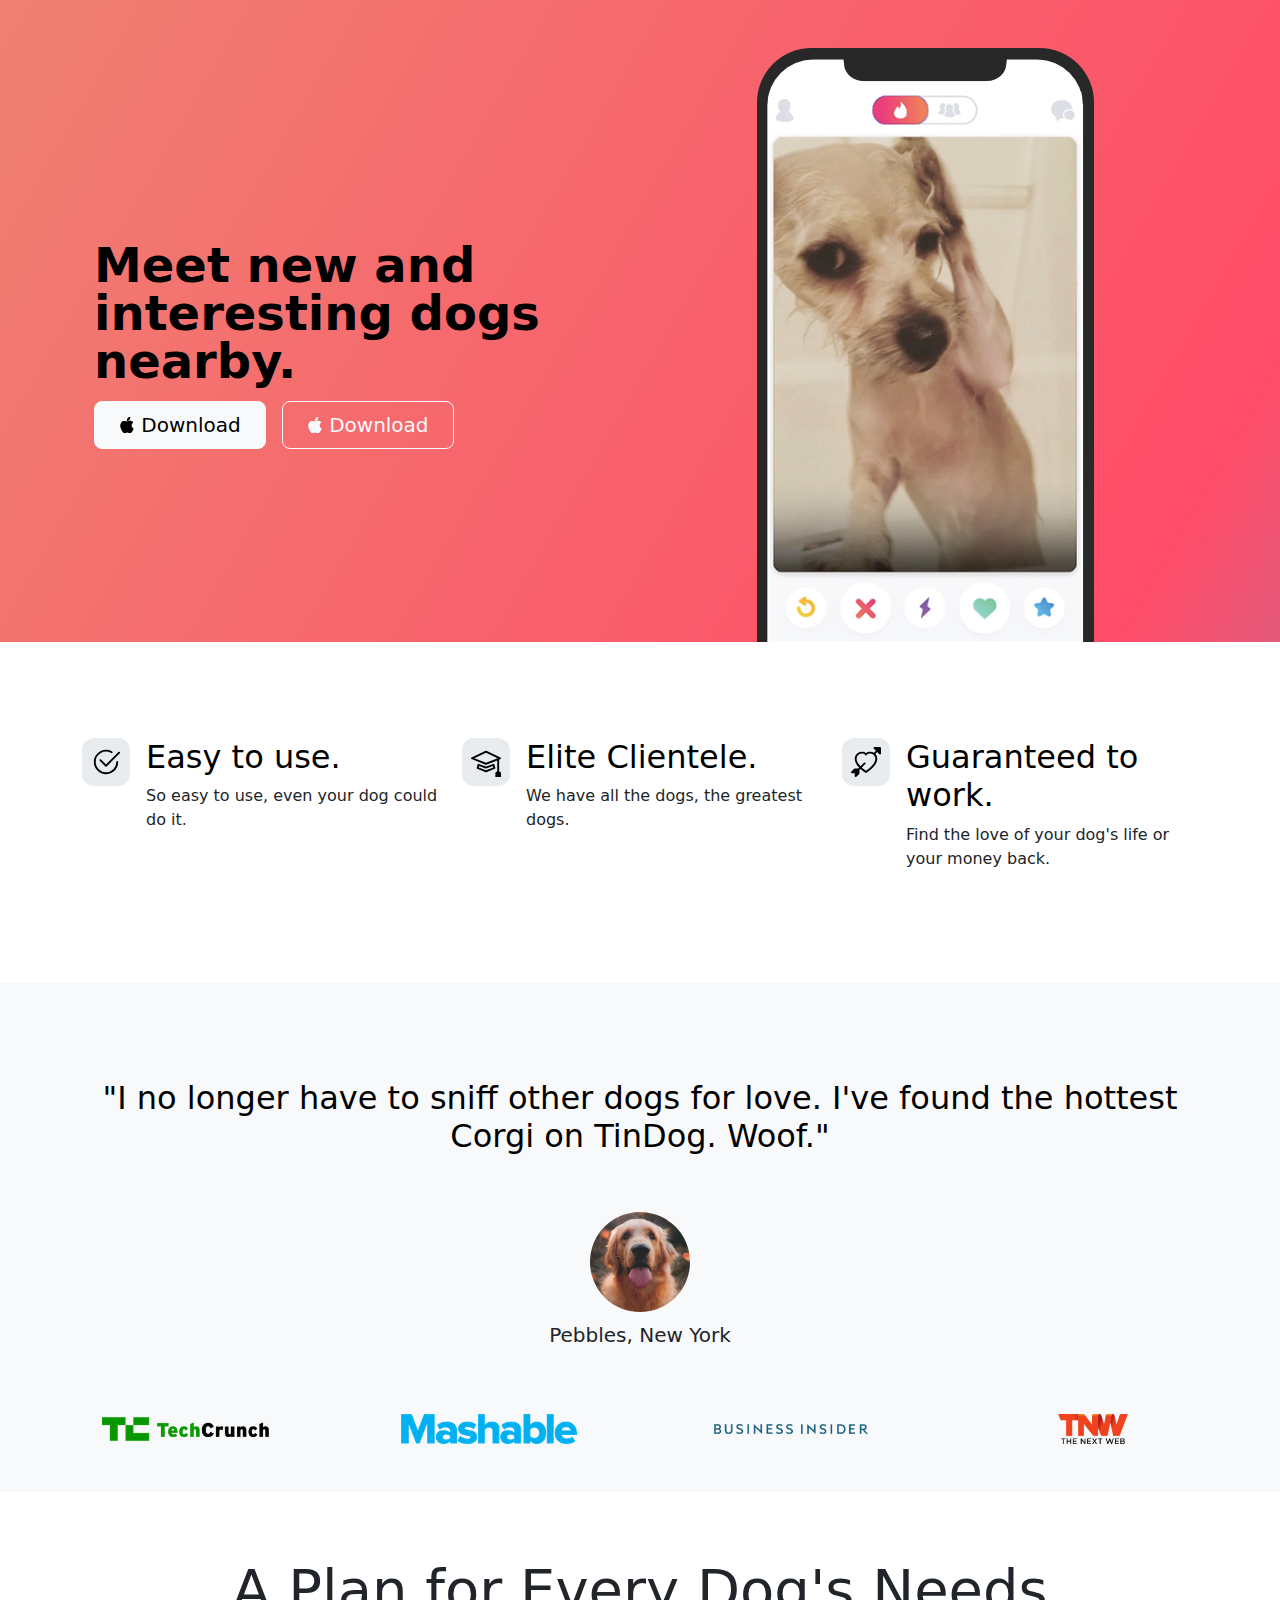
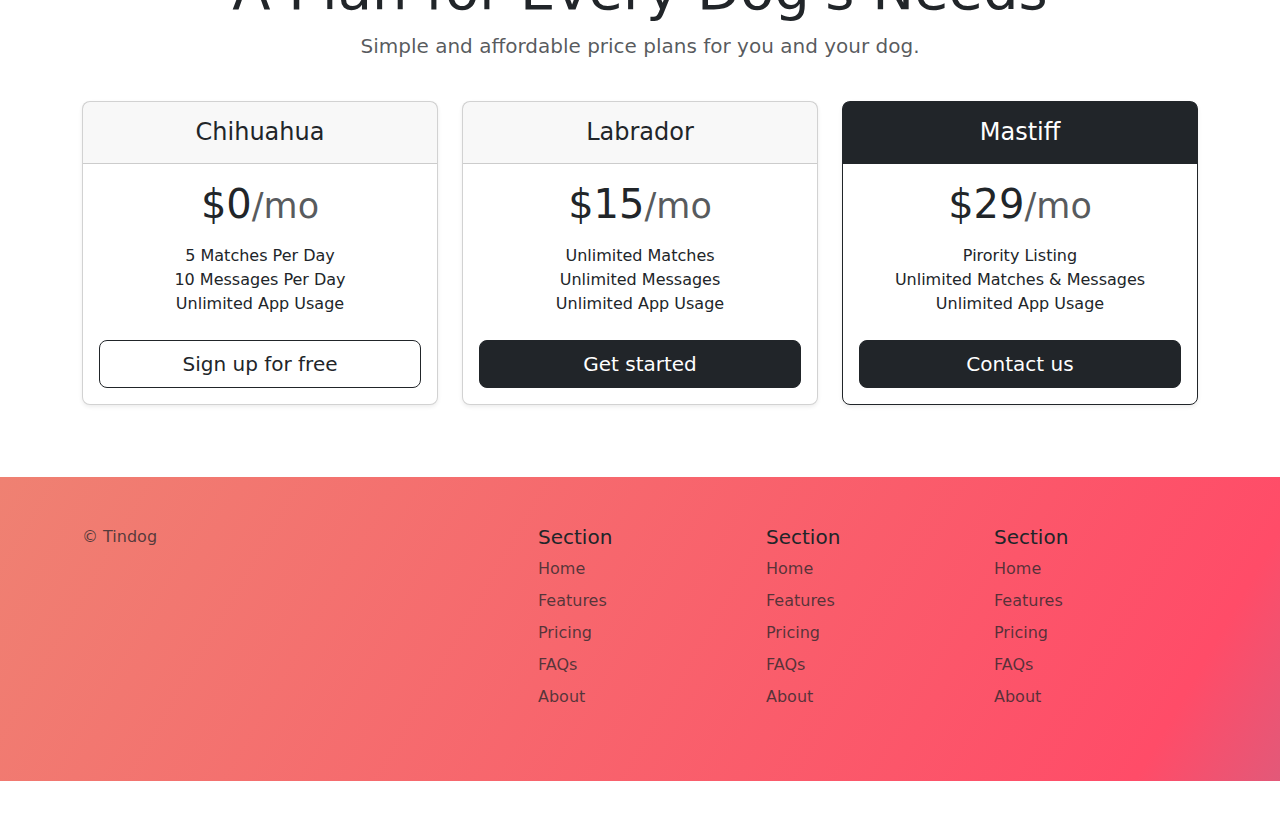
<file: index.html>
<!DOCTYPE html>
<html lang="en">

<head>
  <meta charset="UTF-8">
  <meta name="viewport" content="width=device-width, initial-scale=1.0">
  <title>TinDog</title>
  <link href="https://cdn.jsdelivr.net/npm/bootstrap@5.3.3/dist/css/bootstrap.min.css" rel="stylesheet" integrity="sha384-QWTKZyjpPEjISv5WaRU9OFeRpok6YctnYmDr5pNlyT2bRjXh0JMhjY6hW+ALEwIH" crossorigin="anonymous">
  <link rel="stylesheet" href="./css/style.css">
</head>

<body>

  <!-- Title -->
  <section id="title" class="gradient-background">
    <div class="container col-xxl-8 px-4">
      <div class="row flex-lg-row-reverse align-items-center g-5 pt-5">
        <div class="col-10 col-sm-8 col-lg-6">
          <img src="./images/iphone.png" class="d-block mx-lg-auto img-fluid" alt="App demo" height="200" loading="lazy">
        </div>
        <div class="col-lg-6">
          <h1 class="display-5 fw-bold text-body-emphasis lh-1 mb-3">Meet new and interesting dogs nearby.</h1>
         
          <div class="d-grid gap-2 d-md-flex justify-content-md-start">
            
            <button type="button" class="btn btn-light btn-lg px-4 me-md-2"> 
              <svg xmlns="http://www.w3.org/2000/svg" width="16" height="16" fill="currentColor"
                class="bi bi-apple mb-1" viewBox="0 0 16 16">
                  <path
                      d="M11.182.008C11.148-.03 9.923.023 8.857 1.18c-1.066 1.156-.902 2.482-.878 2.516.024.034 1.52.087 2.475-1.258.955-1.345.762-2.391.728-2.43Zm3.314 11.733c-.048-.096-2.325-1.234-2.113-3.422.212-2.189 1.675-2.789 1.698-2.854.023-.065-.597-.79-1.254-1.157a3.692 3.692 0 0 0-1.563-.434c-.108-.003-.483-.095-1.254.116-.508.139-1.653.589-1.968.607-.316.018-1.256-.522-2.267-.665-.647-.125-1.333.131-1.824.328-.49.196-1.422.754-2.074 2.237-.652 1.482-.311 3.83-.067 4.56.244.729.625 1.924 1.273 2.796.576.984 1.34 1.667 1.659 1.899.319.232 1.219.386 1.843.067.502-.308 1.408-.485 1.766-.472.357.013 1.061.154 1.782.539.571.197 1.111.115 1.652-.105.541-.221 1.324-1.059 2.238-2.758.347-.79.505-1.217.473-1.282Z" />
                  <path
                      d="M11.182.008C11.148-.03 9.923.023 8.857 1.18c-1.066 1.156-.902 2.482-.878 2.516.024.034 1.52.087 2.475-1.258.955-1.345.762-2.391.728-2.43Zm3.314 11.733c-.048-.096-2.325-1.234-2.113-3.422.212-2.189 1.675-2.789 1.698-2.854.023-.065-.597-.79-1.254-1.157a3.692 3.692 0 0 0-1.563-.434c-.108-.003-.483-.095-1.254.116-.508.139-1.653.589-1.968.607-.316.018-1.256-.522-2.267-.665-.647-.125-1.333.131-1.824.328-.49.196-1.422.754-2.074 2.237-.652 1.482-.311 3.83-.067 4.56.244.729.625 1.924 1.273 2.796.576.984 1.34 1.667 1.659 1.899.319.232 1.219.386 1.843.067.502-.308 1.408-.485 1.766-.472.357.013 1.061.154 1.782.539.571.197 1.111.115 1.652-.105.541-.221 1.324-1.059 2.238-2.758.347-.79.505-1.217.473-1.282Z" />
              </svg> Download</button>
            <button type="button" class="btn btn-outline-light btn-lg px-4">
              <svg xmlns="http://www.w3.org/2000/svg" width="16" height="16" fill="currentColor"
                class="bi bi-apple mb-1" viewBox="0 0 16 16">
                  <path
                      d="M11.182.008C11.148-.03 9.923.023 8.857 1.18c-1.066 1.156-.902 2.482-.878 2.516.024.034 1.52.087 2.475-1.258.955-1.345.762-2.391.728-2.43Zm3.314 11.733c-.048-.096-2.325-1.234-2.113-3.422.212-2.189 1.675-2.789 1.698-2.854.023-.065-.597-.79-1.254-1.157a3.692 3.692 0 0 0-1.563-.434c-.108-.003-.483-.095-1.254.116-.508.139-1.653.589-1.968.607-.316.018-1.256-.522-2.267-.665-.647-.125-1.333.131-1.824.328-.49.196-1.422.754-2.074 2.237-.652 1.482-.311 3.83-.067 4.56.244.729.625 1.924 1.273 2.796.576.984 1.34 1.667 1.659 1.899.319.232 1.219.386 1.843.067.502-.308 1.408-.485 1.766-.472.357.013 1.061.154 1.782.539.571.197 1.111.115 1.652-.105.541-.221 1.324-1.059 2.238-2.758.347-.79.505-1.217.473-1.282Z" />
                  <path
                      d="M11.182.008C11.148-.03 9.923.023 8.857 1.18c-1.066 1.156-.902 2.482-.878 2.516.024.034 1.52.087 2.475-1.258.955-1.345.762-2.391.728-2.43Zm3.314 11.733c-.048-.096-2.325-1.234-2.113-3.422.212-2.189 1.675-2.789 1.698-2.854.023-.065-.597-.79-1.254-1.157a3.692 3.692 0 0 0-1.563-.434c-.108-.003-.483-.095-1.254.116-.508.139-1.653.589-1.968.607-.316.018-1.256-.522-2.267-.665-.647-.125-1.333.131-1.824.328-.49.196-1.422.754-2.074 2.237-.652 1.482-.311 3.83-.067 4.56.244.729.625 1.924 1.273 2.796.576.984 1.34 1.667 1.659 1.899.319.232 1.219.386 1.843.067.502-.308 1.408-.485 1.766-.472.357.013 1.061.154 1.782.539.571.197 1.111.115 1.652-.105.541-.221 1.324-1.059 2.238-2.758.347-.79.505-1.217.473-1.282Z" />
                  </svg> Download</button>
          </div>
        </div>
      </div>
    </div>
  </section>
  
  <!-- Features -->
  <section id="features">
    <div class="container mt-5">
      <div class="row g-4 py-5 row-cols-1 row-cols-lg-3">
        <div class="col d-flex align-items-start">
          <div class="icon-square text-body-emphasis bg-body-secondary d-inline-flex align-items-center justify-content-center fs-4 flex-shrink-0 me-3">
            <svg xmlns="http://www.w3.org/2000/svg" height="30" fill="currentColor" class="bi bi-check2-circle"
            viewBox="0 0 16 16">
              <path
                d="M2.5 8a5.5 5.5 0 0 1 8.25-4.764.5.5 0 0 0 .5-.866A6.5 6.5 0 1 0 14.5 8a.5.5 0 0 0-1 0 5.5 5.5 0 1 1-11 0z" />
              <path
                d="M15.354 3.354a.5.5 0 0 0-.708-.708L8 9.293 5.354 6.646a.5.5 0 1 0-.708.708l3 3a.5.5 0 0 0 .708 0l7-7z" />
          </svg>
          </div>
          <div>
            <h3 class="fs-2 text-body-emphasis"> Easy to use.</h3>
            <p>So easy to use, even your dog could do it.</p>
          </div>
        </div>
        <div class="col d-flex align-items-start">
          <div class="icon-square text-body-emphasis bg-body-secondary d-inline-flex align-items-center justify-content-center fs-4 flex-shrink-0 me-3">
            <svg xmlns="http://www.w3.org/2000/svg" height="30" fill="currentColor" class="bi bi-mortarboard" viewBox="0 0 16 16">
              <path d="M8.211 2.047a.5.5 0 0 0-.422 0l-7.5 3.5a.5.5 0 0 0 .025.917l7.5 3a.5.5 0 0 0 .372 0L14 7.14V13a1 1 0 0 0-1 1v2h3v-2a1 1 0 0 0-1-1V6.739l.686-.275a.5.5 0 0 0 .025-.917l-7.5-3.5ZM8 8.46 1.758 5.965 8 3.052l6.242 2.913L8 8.46Z"/>
              <path d="M4.176 9.032a.5.5 0 0 0-.656.327l-.5 1.7a.5.5 0 0 0 .294.605l4.5 1.8a.5.5 0 0 0 .372 0l4.5-1.8a.5.5 0 0 0 .294-.605l-.5-1.7a.5.5 0 0 0-.656-.327L8 10.466 4.176 9.032Zm-.068 1.873.22-.748 3.496 1.311a.5.5 0 0 0 .352 0l3.496-1.311.22.748L8 12.46l-3.892-1.556Z"/>
              </svg>    
          </div>
          <div>
            <h3 class="fs-2 text-body-emphasis">
              Elite Clientele.</h3>
            <p>We have all the dogs, the greatest dogs.</p>
          </div>
        </div>
        <div class="col d-flex align-items-start">
          <div class="icon-square text-body-emphasis bg-body-secondary d-inline-flex align-items-center justify-content-center fs-4 flex-shrink-0 me-3">
            <svg xmlns="http://www.w3.org/2000/svg" height="30" fill="currentColor" class="bi bi-arrow-through-heart"
            viewBox="0 0 16 16">
            <path fill-rule="evenodd"
              d="M2.854 15.854A.5.5 0 0 1 2 15.5V14H.5a.5.5 0 0 1-.354-.854l1.5-1.5A.5.5 0 0 1 2 11.5h1.793l.53-.53c-.771-.802-1.328-1.58-1.704-2.32-.798-1.575-.775-2.996-.213-4.092C3.426 2.565 6.18 1.809 8 3.233c1.25-.98 2.944-.928 4.212-.152L13.292 2 12.147.854A.5.5 0 0 1 12.5 0h3a.5.5 0 0 1 .5.5v3a.5.5 0 0 1-.854.354L14 2.707l-1.006 1.006c.236.248.44.531.6.845.562 1.096.585 2.517-.213 4.092-.793 1.563-2.395 3.288-5.105 5.08L8 13.912l-.276-.182a21.86 21.86 0 0 1-2.685-2.062l-.539.54V14a.5.5 0 0 1-.146.354l-1.5 1.5Zm2.893-4.894A20.419 20.419 0 0 0 8 12.71c2.456-1.666 3.827-3.207 4.489-4.512.679-1.34.607-2.42.215-3.185-.817-1.595-3.087-2.054-4.346-.761L8 4.62l-.358-.368c-1.259-1.293-3.53-.834-4.346.761-.392.766-.464 1.845.215 3.185.323.636.815 1.33 1.519 2.065l1.866-1.867a.5.5 0 1 1 .708.708L5.747 10.96Z" />
            </svg>
          </div>
          <div>
            <h3 class="fs-2 text-body-emphasis">Guaranteed to work.</h3>
            <p>Find the love of your dog's life or your money back.
            </p>
          </div>
        </div>
      </div>
    </div>
  </div>
  </section>
  <!-- Testimonial -->
  <section id="testimonial">
    <div class="my-5">
      <div class="p-5 text-center bg-body-tertiary">
        <div class="container py-5">
          <h2 class="text-body-emphasis">"I no longer have to sniff other dogs for love. I've found the hottest Corgi on TinDog. Woof."</h2>
         <img class="profile-img mt-5" src="./images/dog-img.jpg" alt="dog image">
         <p class="col-lg-8 mx-auto lead mt-2">Pebbles, New York</p>
        </div>
         <div class="containr">
          <div class="row">
            <div class="col-lg-3 col-sm-12">
              <img src="./images/techcrunch.png" alt="techcrunch" height="30">
            </div>
            <div class="col-lg-3 col-sm-12">
              <img src="./images/mashable.png" alt="mashable" height="30">
            </div>
            <div class="col-lg-3 col-sm-12">
              <img src="./images/bizinsider.png" alt="bizinsider" height="30">
            </div>
            <div class="col-lg-3 col-sm-12">
              <img src="./images/tnw.png" alt="tnw" height="30">
            </div>
          </div>
        </div>
      </div>
    </div>
  </section>
  <!-- Pricing -->
  <section id="pricing">
    <div class="container">
        <div class="pricing-header p-3 pb-md-4 mx-auto text-center">
          <h2 class="display-4 fw-normal">A Plan for Every Dog's Needs</h2>
          <p class="fs-5 text-body-secondary">Simple and affordable price plans for you and your dog.</p>
        </div>
    
      <main>
        <div class="row row-cols-1 row-cols-md-3 mb-3 text-center">
          <div class="col">
            <div class="card mb-4 rounded-3 shadow-sm">
              <div class="card-header py-3">
                <h4 class="my-0 fw-normal">Chihuahua</h4>
              </div>
              <div class="card-body">
                <h1 class="card-title pricing-card-title">$0<small class="text-body-secondary fw-light">/mo</small></h1>
                <ul class="list-unstyled mt-3 mb-4">
                  <li>5 Matches Per Day</li>
                  <li>10 Messages Per Day</li>
                  <li>Unlimited App Usage</li>
                </ul>
                <button type="button" class="w-100 btn btn-lg btn-outline-dark">Sign up for free</button>
              </div>
            </div>
          </div>
          <div class="col">
            <div class="card mb-4 rounded-3 shadow-sm">
              <div class="card-header py-3">
                <h4 class="my-0 fw-normal">Labrador</h4>
              </div>
              <div class="card-body">
                <h1 class="card-title pricing-card-title">$15<small class="text-body-secondary fw-light">/mo</small></h1>
                <ul class="list-unstyled mt-3 mb-4">
                  <li>Unlimited Matches</li>
                  <li>Unlimited Messages</li>
                  <li>Unlimited App Usage</li>
                </ul>
                <button type="button" class="w-100 btn btn-lg btn-dark">Get started</button>
              </div>
            </div>
          </div>
          <div class="col">
            <div class="card mb-4 rounded-3 shadow-sm border-dark">
              <div class="card-header py-3 text-bg-dark border-dark">
                <h4 class="my-0 fw-normal">Mastiff</h4>
              </div>
              <div class="card-body">
                <h1 class="card-title pricing-card-title">$29<small class="text-body-secondary fw-light">/mo</small></h1>
                <ul class="list-unstyled mt-3 mb-4">
                  <li>Pirority Listing</li>
                  <li>Unlimited Matches & Messages</li>
                  <li>Unlimited App Usage</li>
                </ul>
                <button type="button" class="w-100 btn btn-lg btn-dark">Contact us</button>
              </div>
            </div>
          </div>
        </div>
  </section>
  <!-- Footer -->
  <section id="footer" class="gradient-background">
    <div class="container">
      <footer class="row row-cols-1 row-cols-sm-2 row-cols-md-5 py-5 mt-5">
        <div class="col mb-3">
          <p class="text-body-secondary">© Tindog</p>
        </div>
    
        <div class="col mb-3">
    
        </div>
    
        <div class="col mb-3">
          <h5>Section</h5>
          <ul class="nav flex-column">
            <li class="nav-item mb-2"><a href="#" class="nav-link p-0 text-body-secondary">Home</a></li>
            <li class="nav-item mb-2"><a href="#" class="nav-link p-0 text-body-secondary">Features</a></li>
            <li class="nav-item mb-2"><a href="#" class="nav-link p-0 text-body-secondary">Pricing</a></li>
            <li class="nav-item mb-2"><a href="#" class="nav-link p-0 text-body-secondary">FAQs</a></li>
            <li class="nav-item mb-2"><a href="#" class="nav-link p-0 text-body-secondary">About</a></li>
          </ul>
        </div>
    
        <div class="col mb-3">
          <h5>Section</h5>
          <ul class="nav flex-column">
            <li class="nav-item mb-2"><a href="#" class="nav-link p-0 text-body-secondary">Home</a></li>
            <li class="nav-item mb-2"><a href="#" class="nav-link p-0 text-body-secondary">Features</a></li>
            <li class="nav-item mb-2"><a href="#" class="nav-link p-0 text-body-secondary">Pricing</a></li>
            <li class="nav-item mb-2"><a href="#" class="nav-link p-0 text-body-secondary">FAQs</a></li>
            <li class="nav-item mb-2"><a href="#" class="nav-link p-0 text-body-secondary">About</a></li>
          </ul>
        </div>
    
        <div class="col mb-3">
          <h5>Section</h5>
          <ul class="nav flex-column">
            <li class="nav-item mb-2"><a href="#" class="nav-link p-0 text-body-secondary">Home</a></li>
            <li class="nav-item mb-2"><a href="#" class="nav-link p-0 text-body-secondary">Features</a></li>
            <li class="nav-item mb-2"><a href="#" class="nav-link p-0 text-body-secondary">Pricing</a></li>
            <li class="nav-item mb-2"><a href="#" class="nav-link p-0 text-body-secondary">FAQs</a></li>
            <li class="nav-item mb-2"><a href="#" class="nav-link p-0 text-body-secondary">About</a></li>
          </ul>
        </div>
      </footer>
    </div>
  </section>

  <script src="https://cdn.jsdelivr.net/npm/bootstrap@5.3.3/dist/js/bootstrap.bundle.min.js" integrity="sha384-YvpcrYf0tY3lHB60NNkmXc5s9fDVZLESaAA55NDzOxhy9GkcIdslK1eN7N6jIeHz" crossorigin="anonymous"></script>
</body>

</html>
</file>
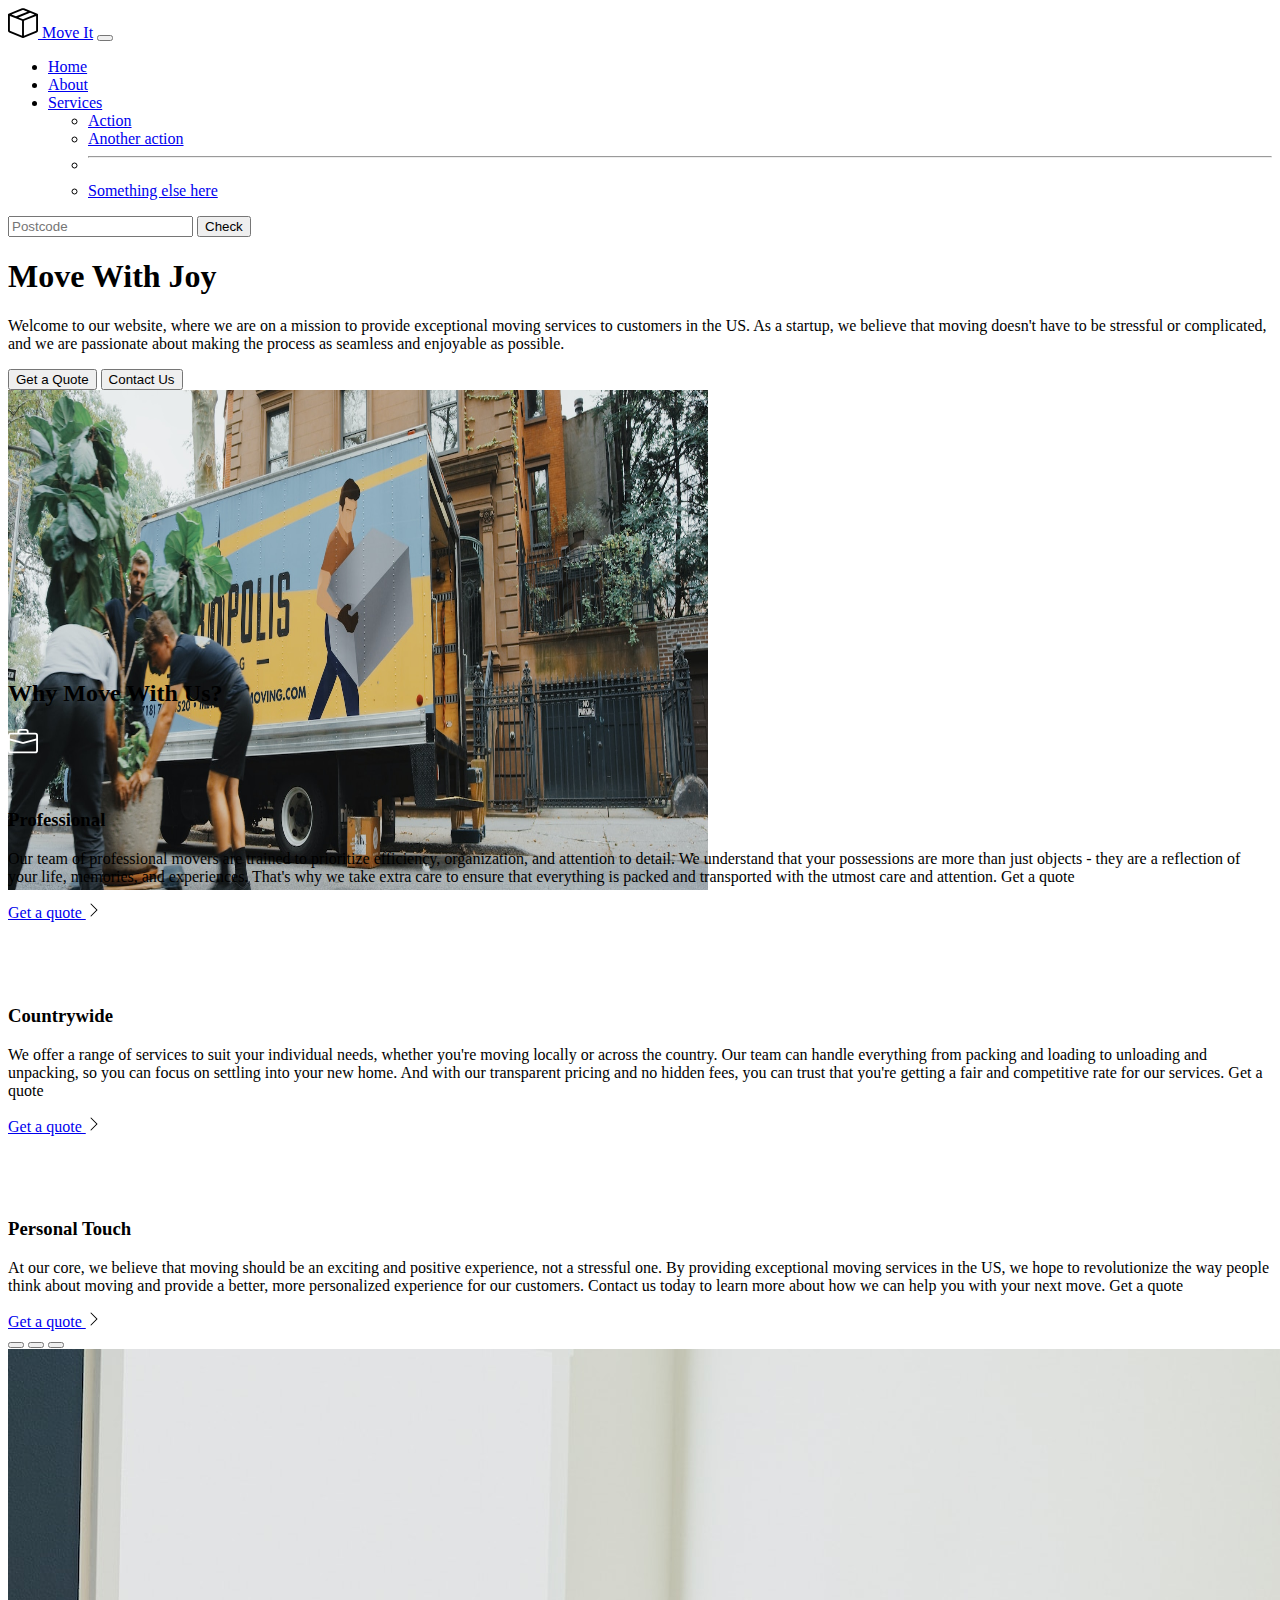
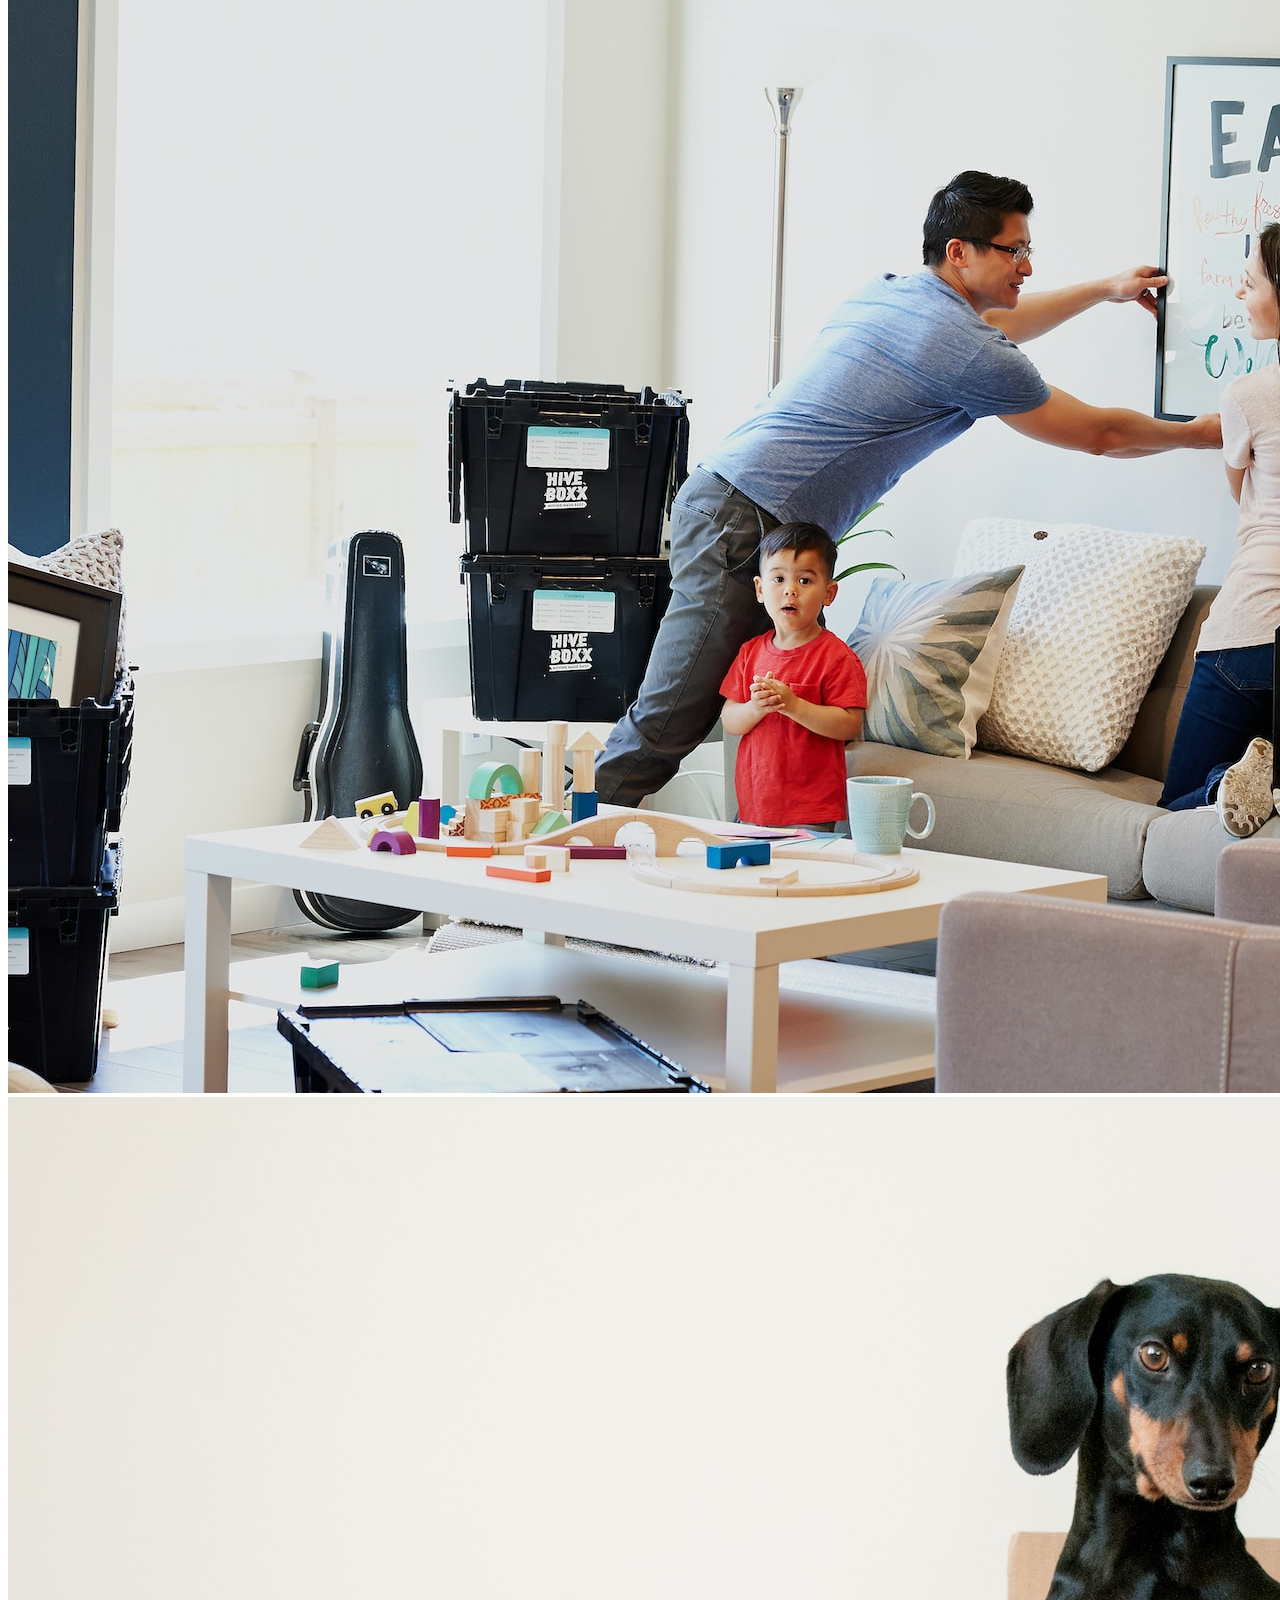
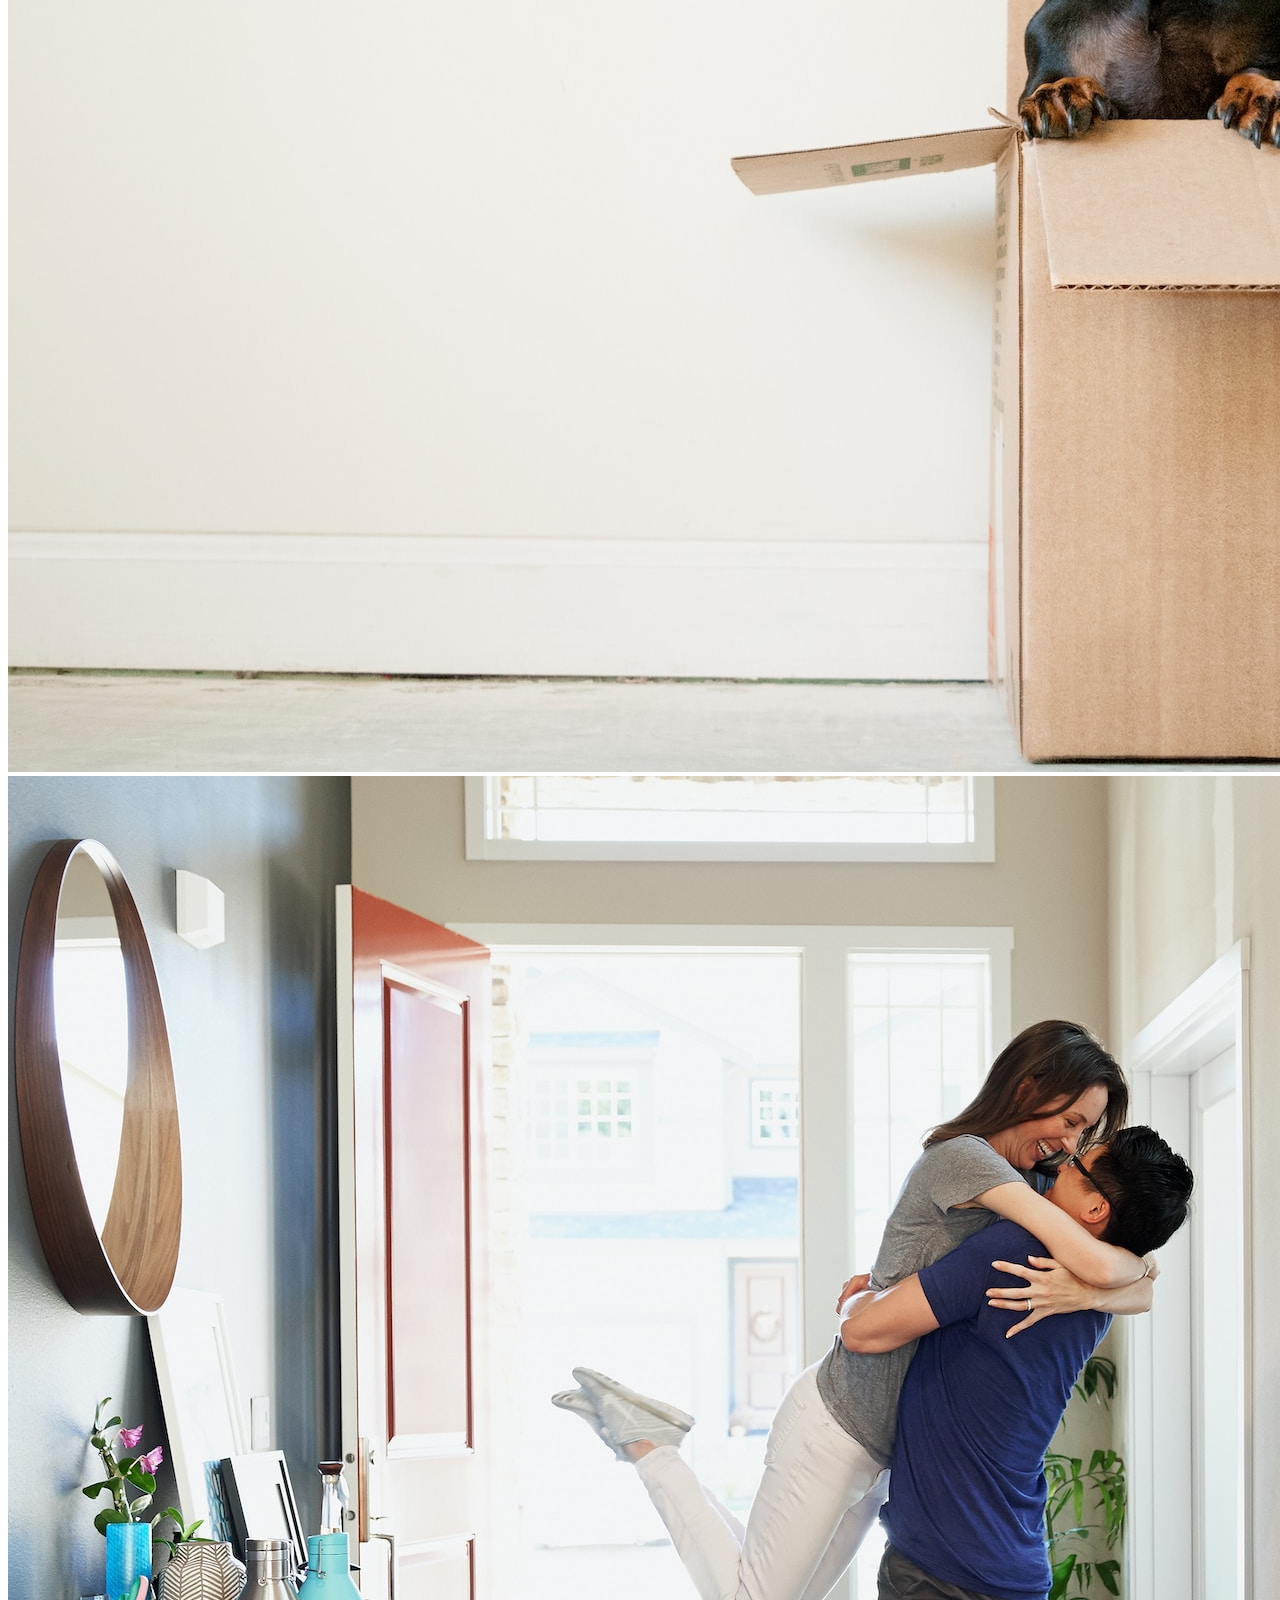
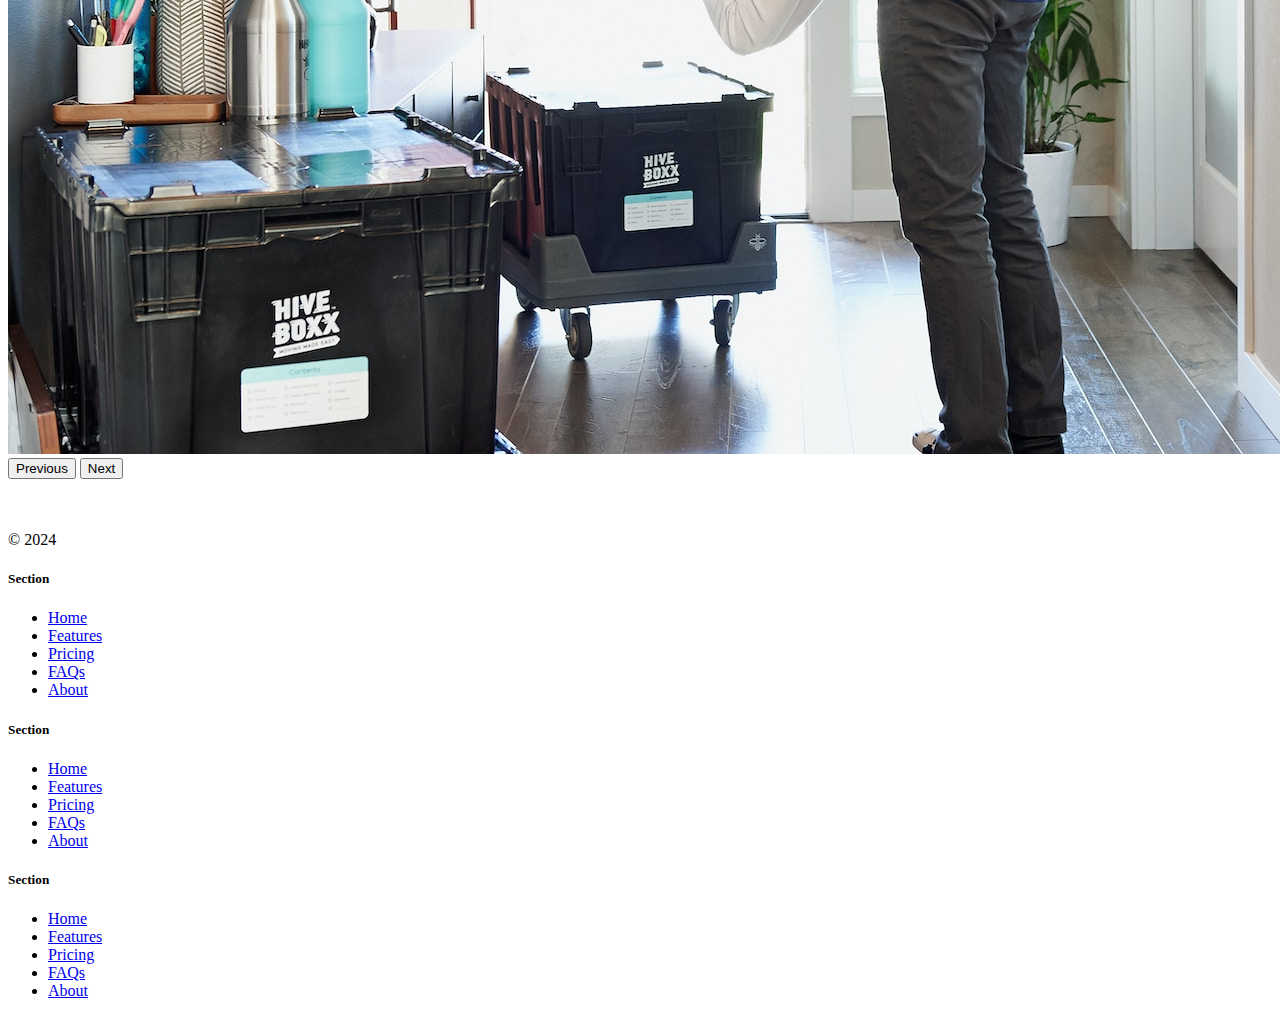
<file: 11.2 Bootstrap Components/index.html>
<!DOCTYPE html>
<html lang="en" data-bs-theme="dark">

<head>
  <meta charset="UTF-8">
  <meta name="viewport" content="width=device-width, initial-scale=1.0">
  <title>Bootstrap Components</title>
  <link href="https://cdn.jsdelivr.net/npm/bootstrap@5.3.0-alpha2/dist/css/bootstrap.min.css" rel="stylesheet"
    integrity="sha384-aFq/bzH65dt+w6FI2ooMVUpc+21e0SRygnTpmBvdBgSdnuTN7QbdgL+OapgHtvPp" crossorigin="anonymous">
  <style>
    .feature-icon {
      width: 4rem;
      height: 4rem;
      border-radius: .75rem;
    }
  </style>
</head>

<body>
  <!-- Bootstrap NavBar Start -->
  <nav class="navbar navbar-expand-lg bg-body-tertiary">
    <div class="container-fluid">
      <a class="navbar-brand" href="#"><img src="./box-seam.svg" alt="Move It brand icon" height="30"> Move It</a>
      <button class="navbar-toggler" type="button" data-bs-toggle="collapse" data-bs-target="#navbarSupportedContent" aria-controls="navbarSupportedContent" aria-expanded="false" aria-label="Toggle navigation">
        <span class="navbar-toggler-icon"></span>
      </button>
      <div class="collapse navbar-collapse" id="navbarSupportedContent">
        <ul class="navbar-nav me-auto mb-2 mb-lg-0">
          <li class="nav-item">
            <a class="nav-link active" aria-current="page" href="#">Home</a>
          </li>
          <li class="nav-item">
            <a class="nav-link" href="#">About</a>
          </li>
          <li class="nav-item dropdown">
            <a class="nav-link dropdown-toggle" href="#" role="button" data-bs-toggle="dropdown" aria-expanded="false">
              Services
            </a>
            <ul class="dropdown-menu">
              <li><a class="dropdown-item" href="#">Action</a></li>
              <li><a class="dropdown-item" href="#">Another action</a></li>
              <li><hr class="dropdown-divider"></li>
              <li><a class="dropdown-item" href="#">Something else here</a></li>
            </ul>
        </ul>
        <form class="d-flex" role="search">
          <input class="form-control me-2" type="search" placeholder="Postcode" aria-label="Search">
          <button class="btn btn-outline-success" type="submit">Check</button>
        </form>
      </div>
    </div>
  </nav>
  <!-- Bootstrap NavBar End-->


  <!-- Home Main Content Start-->
  <div class="px-4 pt-5 my-5 text-center border-bottom">
    <h1 class="display-4 fw-bold text-body-emphasis">Move With Joy</h1>
    <div class="col-lg-6 mx-auto">
      <p class="lead mb-4">Welcome to our website, where we are on a mission to provide exceptional moving services to customers in the US. As a startup, we believe that moving doesn't have to be stressful or complicated, and we are passionate about making the process as seamless and enjoyable as possible.</p>
      <div class="d-grid gap-2 d-sm-flex justify-content-sm-center mb-5">
        <button type="button" class="btn btn-primary btn-lg px-4 me-sm-3">Get a Quote</button>
        <button type="button" class="btn btn-outline-secondary btn-lg px-4">Contact Us</button>
      </div>
    </div>
    <div class="overflow-hidden" style="max-height: 30vh;">
      <div class="container px-5">
        <img src="./moving-van.jpg" class="img-fluid border rounded-3 shadow-lg mb-4" alt="Example image" width="700" height="500" loading="lazy">
      </div>
    </div>
  </div>
  
  <!-- Column in Main Content -->
  <div class="container px-4 py-5" id="featured-3">
    <h2 class="pb-2 border-bottom">Why Move With Us?</h2>
    <div class="row g-4 py-5 row-cols-1 row-cols-lg-3">
      <div class="feature col">
        <div class="feature-icon d-inline-flex align-items-center justify-content-center text-bg-primary bg-gradient fs-2 mb-3">
          <img src="./briefcase.svg" alt="chevron-right" height="30">
        </div>
        <h3 class="fs-2 text-body-emphasis">Professional</h3>
        <p>Our team of professional movers are trained to prioritize efficiency, organization, and attention to detail. We understand that your possessions are more than just objects - they are a reflection of your life, memories, and experiences. That's why we take extra care to ensure that everything is packed and transported with the utmost care and attention.
          Get a quote</p>
        <a href="#" class="icon-link">
          Get a quote
          <img src="./chevron-right.svg" alt="chevron-right">
        </a>
      </div>
      <div class="feature col">
        <div class="feature-icon d-inline-flex align-items-center justify-content-center text-bg-primary bg-gradient fs-2 mb-3">
          <img src="./bus-front.svg" alt="bus-front" height="30">
        </div>
        <h3 class="fs-2 text-body-emphasis">Countrywide</h3>
        <p>We offer a range of services to suit your individual needs, whether you're moving locally or across the country. Our team can handle everything from packing and loading to unloading and unpacking, so you can focus on settling into your new home. And with our transparent pricing and no hidden fees, you can trust that you're getting a fair and competitive rate for our services.
          Get a quote</p>
        <a href="#" class="icon-link">
          Get a quote
          <img src="./chevron-right.svg" alt="chevron-right">
        </a>
      </div>
      <div class="feature col">
        <div class="feature-icon d-inline-flex align-items-center justify-content-center text-bg-primary bg-gradient fs-2 mb-3">
          <img src="./chat-square-heart.svg" alt="chat-square-heart" height="30">
        </div>
        <h3 class="fs-2 text-body-emphasis">Personal Touch</h3>
        <p>At our core, we believe that moving should be an exciting and positive experience, not a stressful one. By providing exceptional moving services in the US, we hope to revolutionize the way people think about moving and provide a better, more personalized experience for our customers. Contact us today to learn more about how we can help you with your next move.
          Get a quote
          </p>
        <a href="#" class="icon-link">
          Get a quote
          <img src="./chevron-right.svg" alt="chevron-right">
        </a>
      </div>
    </div>
  </div>
  <!-- Home Main Content End -->

  <!-- Carousel start-->
<div class="container">
  <div id="carouselExampleIndicators" class="carousel slide">
    <div class="carousel-indicators">
      <button type="button" data-bs-target="#carouselExampleIndicators" data-bs-slide-to="0" class="active" aria-current="true" aria-label="Slide 1"></button>
      <button type="button" data-bs-target="#carouselExampleIndicators" data-bs-slide-to="1" aria-label="Slide 2"></button>
      <button type="button" data-bs-target="#carouselExampleIndicators" data-bs-slide-to="2" aria-label="Slide 3"></button>
    </div>
    <div class="carousel-inner">
      <div class="carousel-item active">
        <img src="./family.jpg" class="d-block w-100" alt="family">
      </div>
      <div class="carousel-item">
        <img src="./dog.jpg" class="d-block w-100" alt="dog">
      </div>
      <div class="carousel-item">
        <img src="./couple.jpg" class="d-block w-100" alt="couple">
      </div>
    </div>
    <button class="carousel-control-prev" type="button" data-bs-target="#carouselExampleIndicators" data-bs-slide="prev">
      <span class="carousel-control-prev-icon" aria-hidden="true"></span>
      <span class="visually-hidden">Previous</span>
    </button>
    <button class="carousel-control-next" type="button" data-bs-target="#carouselExampleIndicators" data-bs-slide="next">
      <span class="carousel-control-next-icon" aria-hidden="true"></span>
      <span class="visually-hidden">Next</span>
    </button>
  </div>
</div>
  <!-- Caursoel end -->


  <!-- Footer Start -->
  <div class="container">
    <footer class="row row-cols-1 row-cols-sm-2 row-cols-md-5 py-5 my-5 border-top">
      <div class="col mb-3">
        <a href="/" class="d-flex align-items-center mb-3 link-body-emphasis text-decoration-none">
          <svg class="bi me-2" width="40" height="32"><use xlink:href="#bootstrap"></use></svg>
        </a>
        <p class="text-body-secondary">© 2024</p>
      </div>
  
      <div class="col mb-3">
  
      </div>
  
      <div class="col mb-3">
        <h5>Section</h5>
        <ul class="nav flex-column">
          <li class="nav-item mb-2"><a href="#" class="nav-link p-0 text-body-secondary">Home</a></li>
          <li class="nav-item mb-2"><a href="#" class="nav-link p-0 text-body-secondary">Features</a></li>
          <li class="nav-item mb-2"><a href="#" class="nav-link p-0 text-body-secondary">Pricing</a></li>
          <li class="nav-item mb-2"><a href="#" class="nav-link p-0 text-body-secondary">FAQs</a></li>
          <li class="nav-item mb-2"><a href="#" class="nav-link p-0 text-body-secondary">About</a></li>
        </ul>
      </div>
  
      <div class="col mb-3">
        <h5>Section</h5>
        <ul class="nav flex-column">
          <li class="nav-item mb-2"><a href="#" class="nav-link p-0 text-body-secondary">Home</a></li>
          <li class="nav-item mb-2"><a href="#" class="nav-link p-0 text-body-secondary">Features</a></li>
          <li class="nav-item mb-2"><a href="#" class="nav-link p-0 text-body-secondary">Pricing</a></li>
          <li class="nav-item mb-2"><a href="#" class="nav-link p-0 text-body-secondary">FAQs</a></li>
          <li class="nav-item mb-2"><a href="#" class="nav-link p-0 text-body-secondary">About</a></li>
        </ul>
      </div>
  
      <div class="col mb-3">
        <h5>Section</h5>
        <ul class="nav flex-column">
          <li class="nav-item mb-2"><a href="#" class="nav-link p-0 text-body-secondary">Home</a></li>
          <li class="nav-item mb-2"><a href="#" class="nav-link p-0 text-body-secondary">Features</a></li>
          <li class="nav-item mb-2"><a href="#" class="nav-link p-0 text-body-secondary">Pricing</a></li>
          <li class="nav-item mb-2"><a href="#" class="nav-link p-0 text-body-secondary">FAQs</a></li>
          <li class="nav-item mb-2"><a href="#" class="nav-link p-0 text-body-secondary">About</a></li>
        </ul>
      </div>
    </footer>
  </div>
  <!-- Footer End -->

  <!-- Linked Bootstrap Script-->
  <script src="https://cdn.jsdelivr.net/npm/bootstrap@5.3.3/dist/js/bootstrap.bundle.min.js" integrity="sha384-YvpcrYf0tY3lHB60NNkmXc5s9fDVZLESaAA55NDzOxhy9GkcIdslK1eN7N6jIeHz" crossorigin="anonymous"></script>
</body>

</html>
</file>
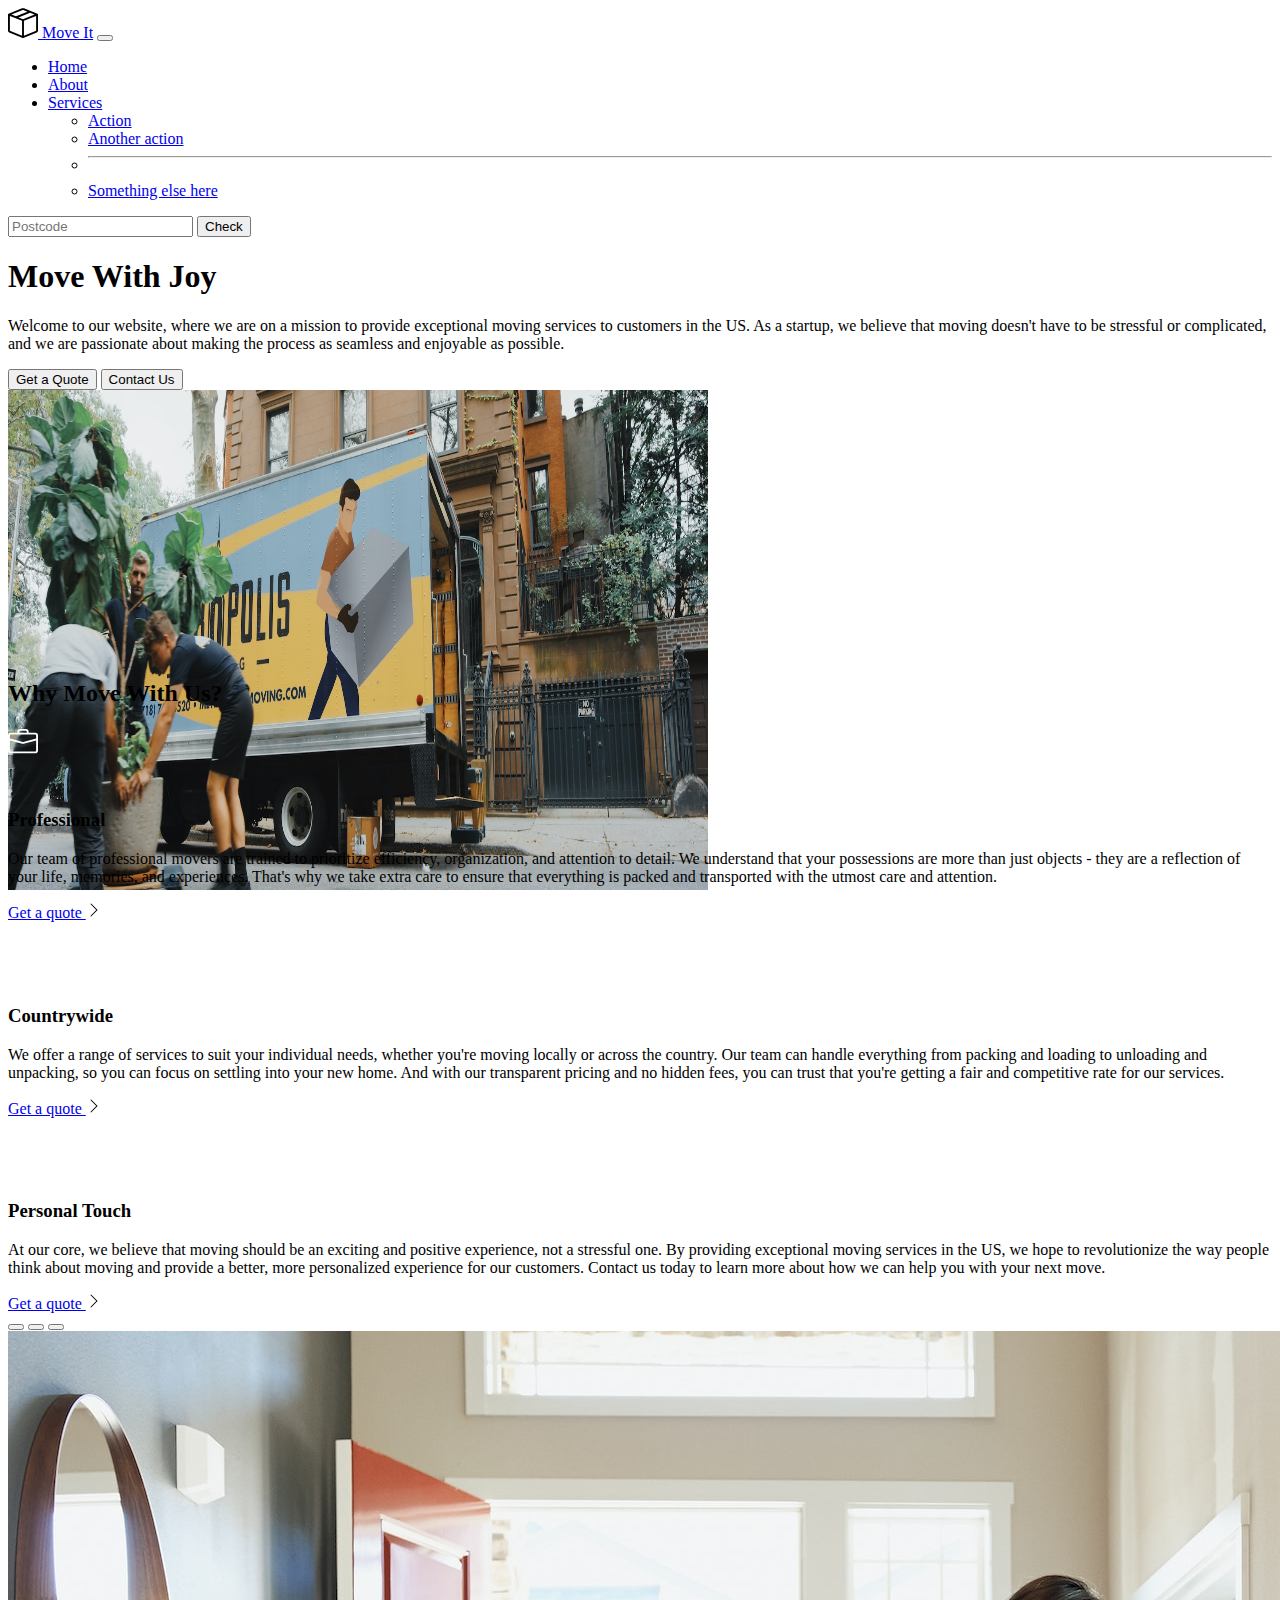
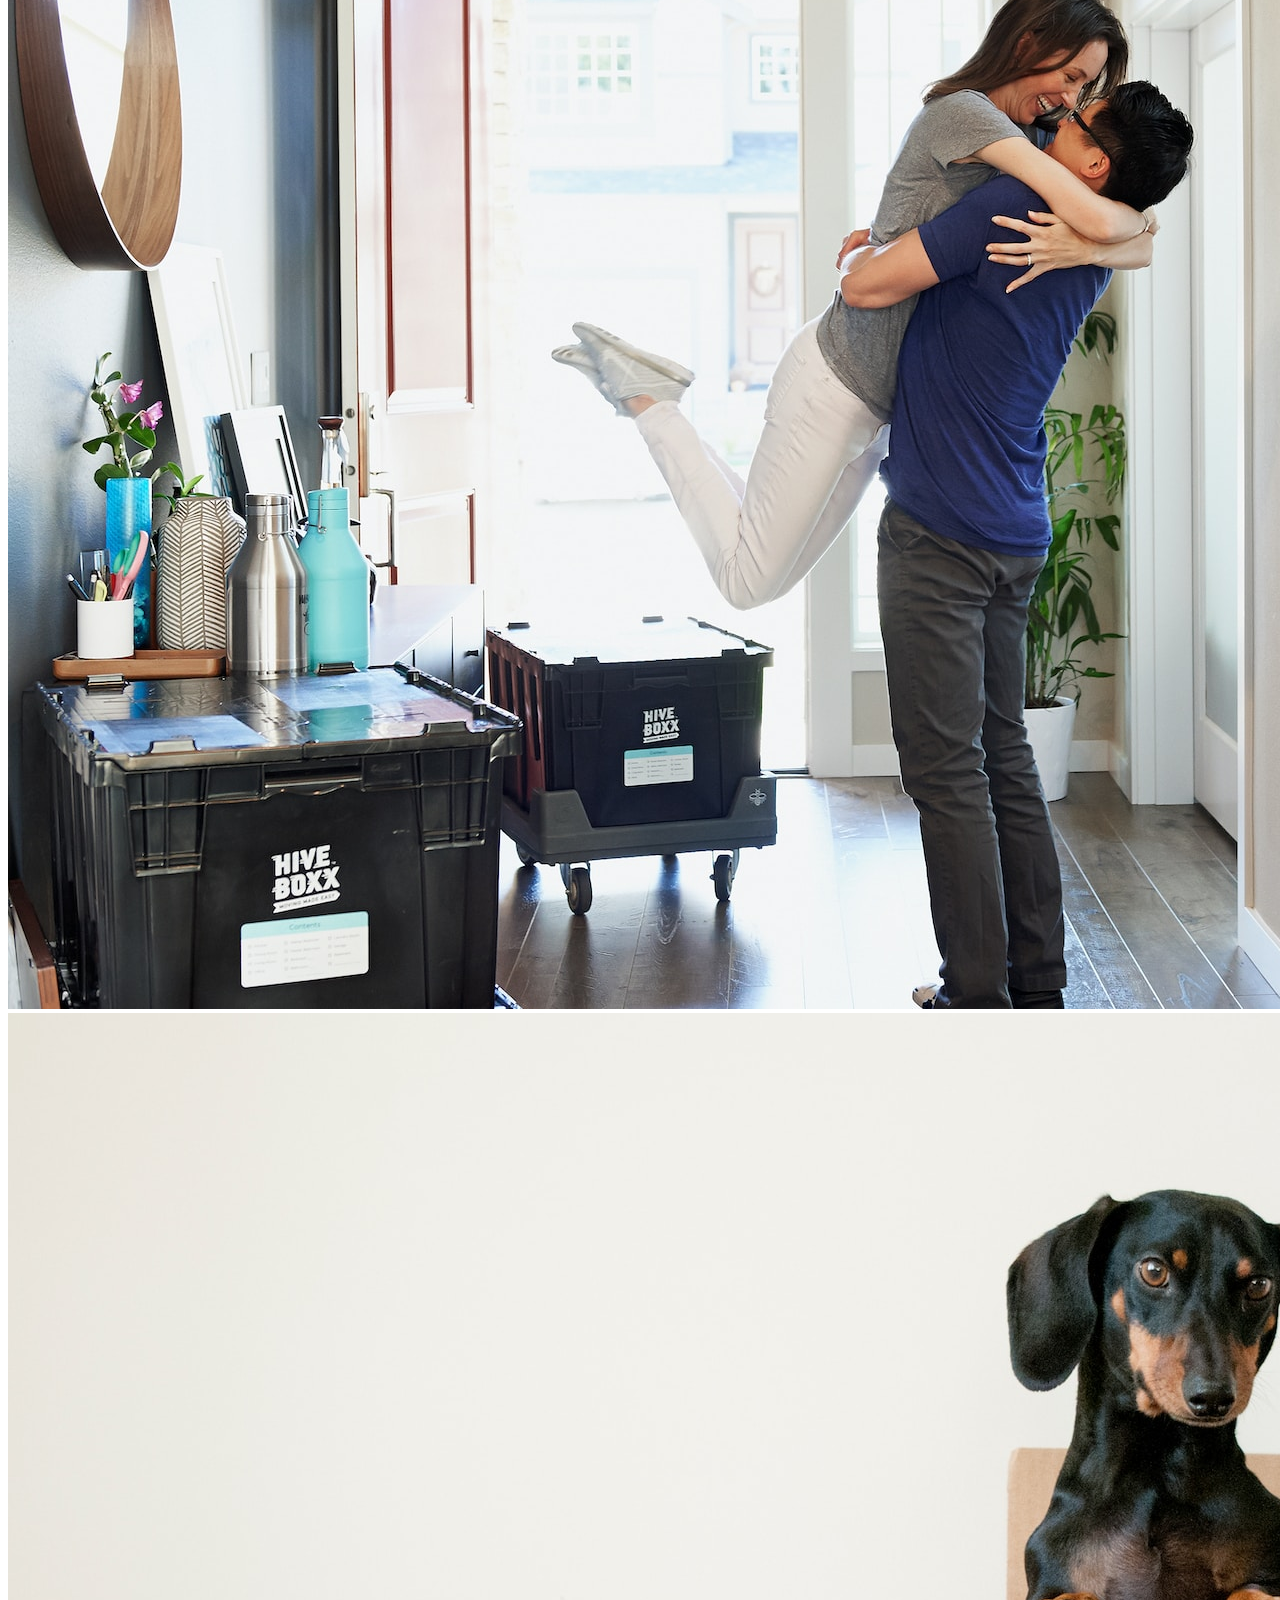
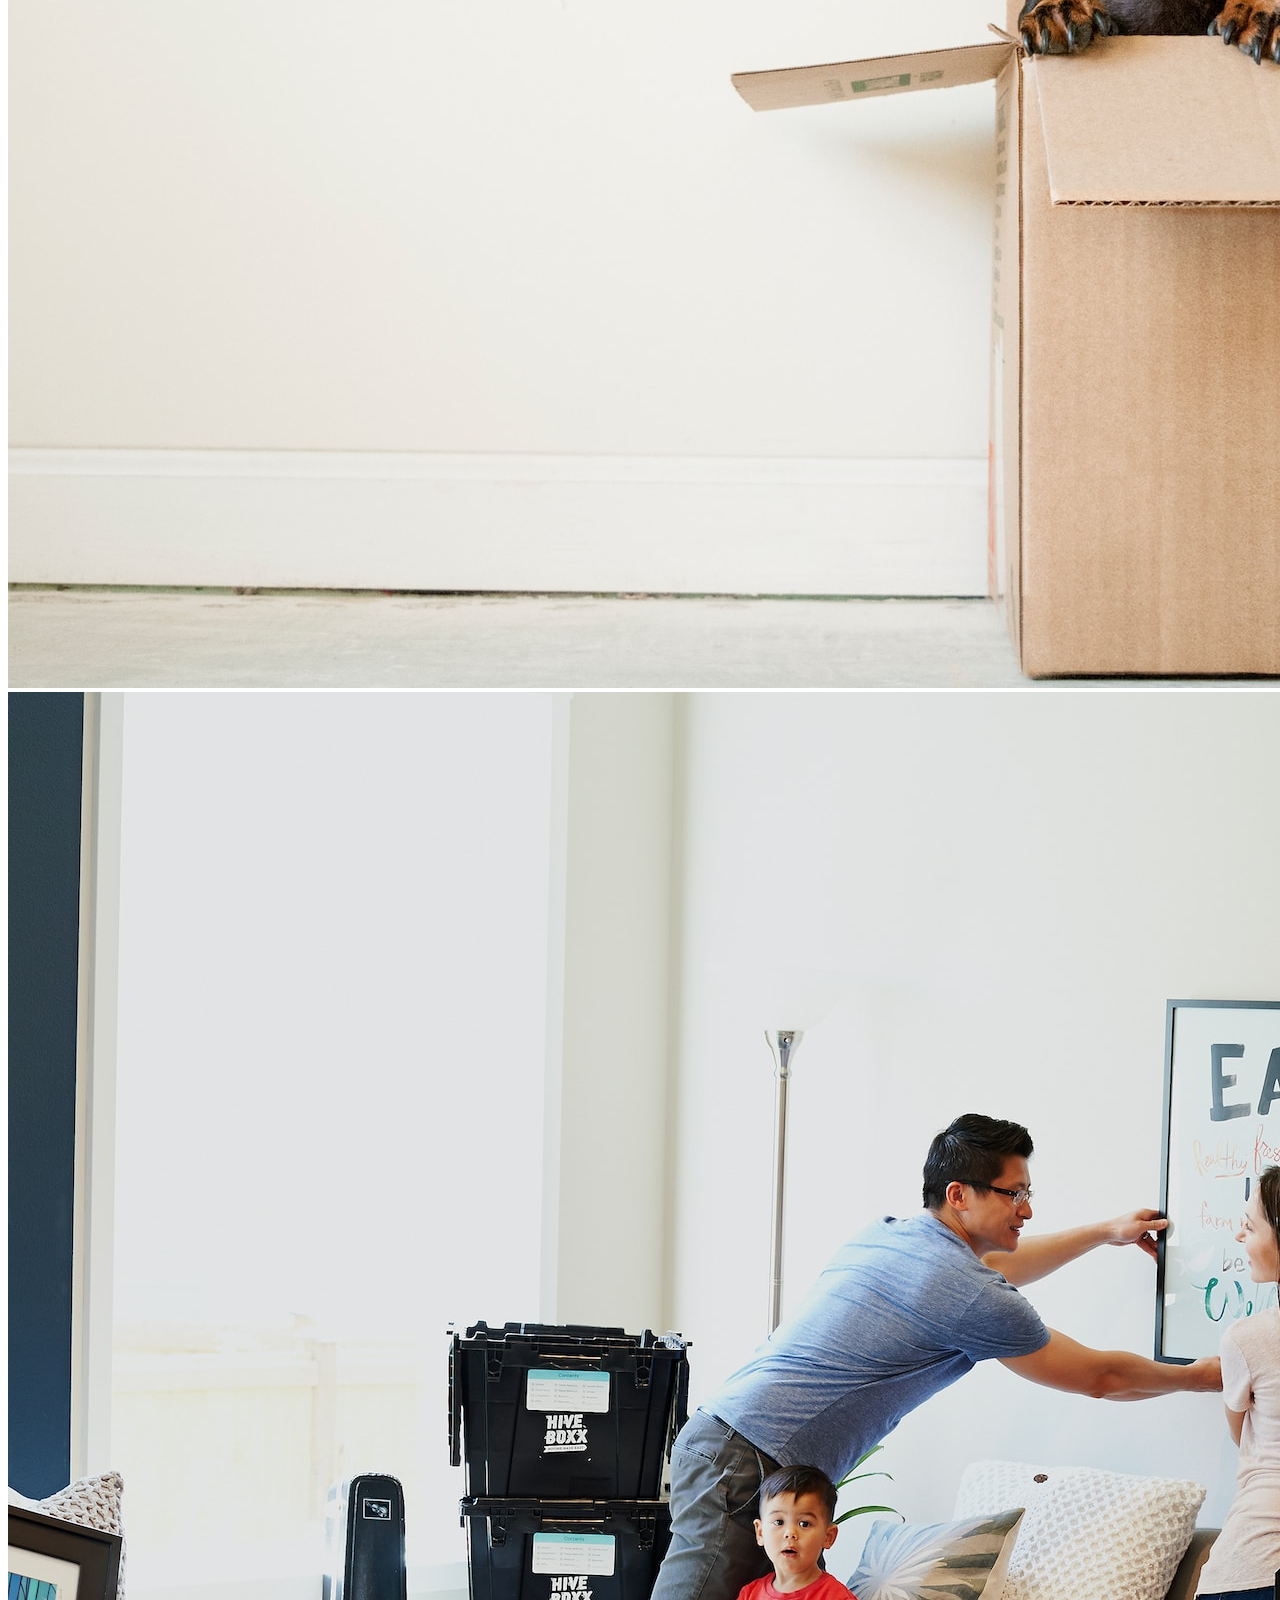
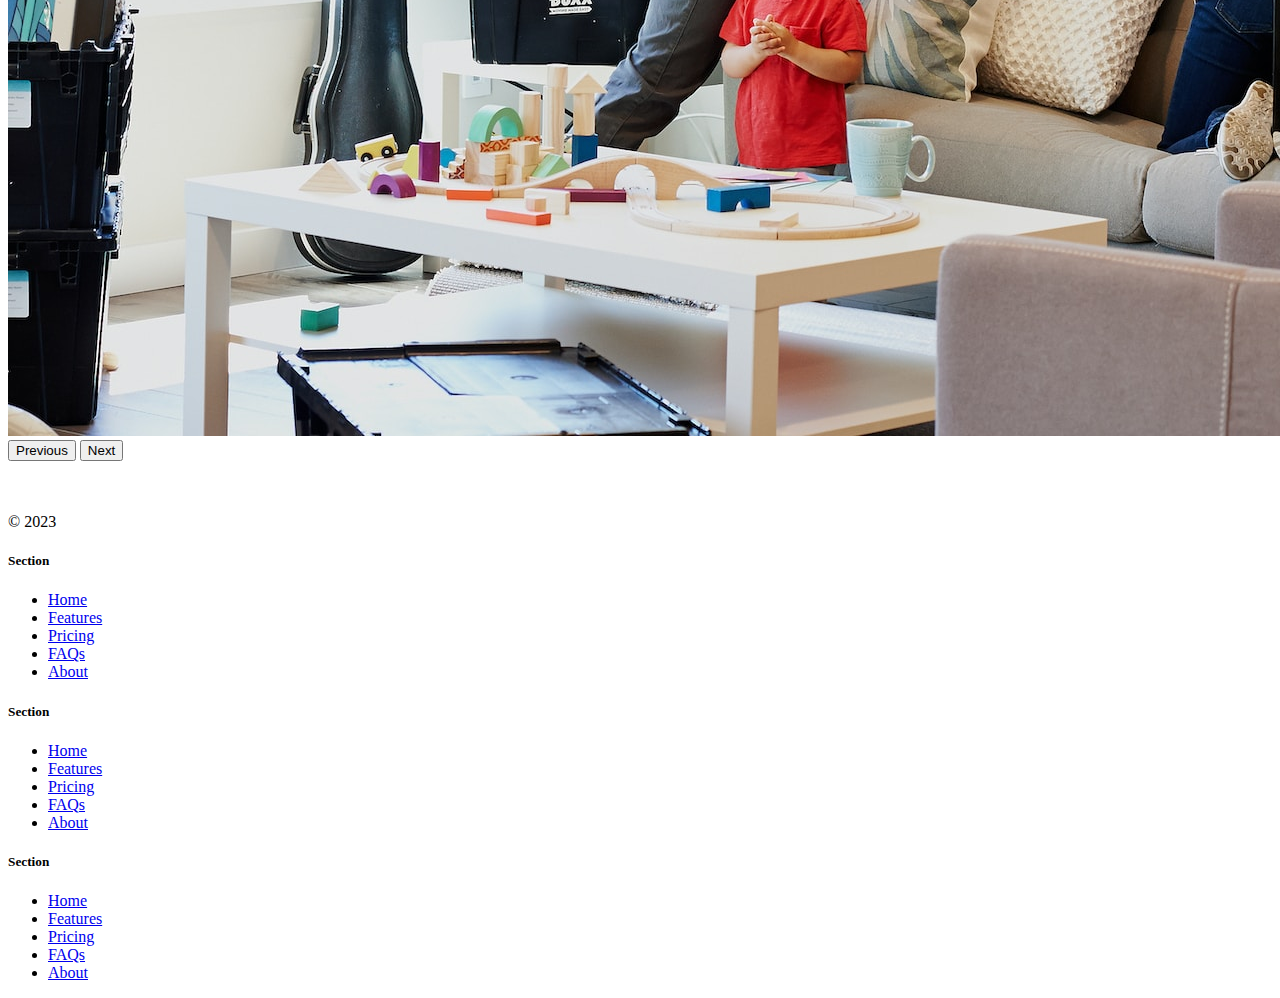
<file: 11.2 Bootstrap Components/solution.html>
<!DOCTYPE html>
<html lang="en">

<head>
  <meta charset="UTF-8">
  <meta name="viewport" content="width=device-width, initial-scale=1.0">
  <title>Bootstrap Components</title>
  <link href="https://cdn.jsdelivr.net/npm/bootstrap@5.3.0-alpha2/dist/css/bootstrap.min.css" rel="stylesheet"
    integrity="sha384-aFq/bzH65dt+w6FI2ooMVUpc+21e0SRygnTpmBvdBgSdnuTN7QbdgL+OapgHtvPp" crossorigin="anonymous">
  <style>
    .feature-icon {
      width: 4rem;
      height: 4rem;
      border-radius: 0.75rem;
    }
  </style>
</head>

<body>

  <nav class="navbar navbar-expand-lg bg-body-tertiary">
    <div class="container-fluid">
      <a class="navbar-brand" href="#"><img src="./box-seam.svg" alt="moveit brand icon" height="30"> Move It</a>
      <button class="navbar-toggler" type="button" data-bs-toggle="collapse" data-bs-target="#navbarSupportedContent"
        aria-controls="navbarSupportedContent" aria-expanded="false" aria-label="Toggle navigation">
        <span class="navbar-toggler-icon"></span>
      </button>
      <div class="collapse navbar-collapse" id="navbarSupportedContent">
        <ul class="navbar-nav me-auto mb-2 mb-lg-0">
          <li class="nav-item">
            <a class="nav-link active" aria-current="page" href="#">Home</a>
          </li>
          <li class="nav-item">
            <a class="nav-link" href="#">About</a>
          </li>
          <li class="nav-item dropdown">
            <a class="nav-link dropdown-toggle" href="#" role="button" data-bs-toggle="dropdown" aria-expanded="false">
              Services
            </a>
            <ul class="dropdown-menu">
              <li><a class="dropdown-item" href="#">Action</a></li>
              <li><a class="dropdown-item" href="#">Another action</a></li>
              <li>
                <hr class="dropdown-divider">
              </li>
              <li><a class="dropdown-item" href="#">Something else here</a></li>
            </ul>
          </li>
        </ul>
        <form class="d-flex" role="search">
          <input class="form-control me-2" type="search" placeholder="Postcode" aria-label="Search">
          <button class="btn btn-outline-success" type="submit">Check</button>
        </form>
      </div>
    </div>
  </nav>


  <div class="px-4 pt-5 my-5 text-center border-bottom">
    <h1 class="display-4 fw-bold text-body-emphasis">Move With Joy</h1>
    <div class="col-lg-6 mx-auto">
      <p class="lead mb-4">Welcome to our website, where we are on a mission to provide exceptional moving services to
        customers in the US. As a
        startup, we believe that moving doesn't have to be stressful or complicated, and we are passionate about making
        the
        process as seamless and enjoyable as possible.
      </p>
      <div class="d-grid gap-2 d-sm-flex justify-content-sm-center mb-5">
        <button type="button" class="btn btn-primary btn-lg px-4 me-sm-3">Get a Quote</button>
        <button type="button" class="btn btn-outline-secondary btn-lg px-4">Contact Us</button>
      </div>
    </div>
    <div class="overflow-hidden" style="max-height: 30vh;">
      <div class="container px-5">
        <img src="./moving-van.jpg" class="img-fluid border rounded-3 shadow-lg mb-4" alt="Example image" width="700"
          height="500" loading="lazy">
      </div>
    </div>
  </div>

  <div class="container px-4 py-5" id="featured-3">
    <h2 class="pb-2 border-bottom">Why Move With Us?</h2>
    <div class="row g-4 py-5 row-cols-1 row-cols-lg-3">
      <div class="feature col">
        <div
          class="feature-icon d-inline-flex align-items-center justify-content-center text-bg-primary bg-gradient fs-2 mb-3">
          <img src="./briefcase.svg" alt="briefcase" height="30">
        </div>
        <h3 class="fs-2">Professional</h3>
        <p>Our team of professional movers are trained to prioritize efficiency, organization, and attention to detail.
          We
          understand that your possessions are more than just objects - they are a reflection of your life, memories,
          and
          experiences. That's why we take extra care to ensure that everything is packed and transported with the utmost
          care and
          attention.</p>
        <a href="#" class="icon-link">
          Get a quote
          <img src="./chevron-right.svg" alt="chevron-right">
        </a>
      </div>
      <div class="feature col">
        <div
          class="feature-icon d-inline-flex align-items-center justify-content-center text-bg-primary bg-gradient fs-2 mb-3">
          <img src="./bus-front.svg" alt="bus-front" height="30">
        </div>
        <h3 class="fs-2">Countrywide</h3>
        <p>We offer a range of services to suit your individual needs, whether you're moving locally or across the
          country. Our
          team can handle everything from packing and loading to unloading and unpacking, so you can focus on settling
          into your
          new home. And with our transparent pricing and no hidden fees, you can trust that you're getting a fair and
          competitive
          rate for our services.</p>
        <a href="#" class="icon-link">
          Get a quote
          <img src="./chevron-right.svg" alt="chevron-right">
        </a>
      </div>
      <div class="feature col">
        <div
          class="feature-icon d-inline-flex align-items-center justify-content-center text-bg-primary bg-gradient fs-2 mb-3">
          <img src="./chat-square-heart.svg" alt="chat-square-heart" height="30">
        </div>
        <h3 class="fs-2">Personal Touch</h3>
        <p>At our core, we believe that moving should be an exciting and positive experience, not a stressful one. By
          providing
          exceptional moving services in the US, we hope to revolutionize the way people think about moving and provide
          a better,
          more personalized experience for our customers. Contact us today to learn more about how we can help you with
          your next
          move.</p>
        <a href="#" class="icon-link">
          Get a quote
          <img src="./chevron-right.svg" alt="chevron-right">
        </a>
      </div>
    </div>
  </div>
  <div class="container">
    <div id="carouselExampleIndicators" class="carousel slide">
      <div class="carousel-indicators">
        <button type="button" data-bs-target="#carouselExampleIndicators" data-bs-slide-to="0" class="active"
          aria-current="true" aria-label="Slide 1"></button>
        <button type="button" data-bs-target="#carouselExampleIndicators" data-bs-slide-to="1"
          aria-label="Slide 2"></button>
        <button type="button" data-bs-target="#carouselExampleIndicators" data-bs-slide-to="2"
          aria-label="Slide 3"></button>
      </div>
      <div class="carousel-inner">
        <div class="carousel-item active">
          <img src="./couple.jpg" class="d-block w-100" alt="couple">
        </div>
        <div class="carousel-item">
          <img src="./dog.jpg" class="d-block w-100" alt="dog">
        </div>
        <div class="carousel-item">
          <img src="./family.jpg" class="d-block w-100" alt="family">
        </div>
      </div>
      <button class="carousel-control-prev" type="button" data-bs-target="#carouselExampleIndicators"
        data-bs-slide="prev">
        <span class="carousel-control-prev-icon" aria-hidden="true"></span>
        <span class="visually-hidden">Previous</span>
      </button>
      <button class="carousel-control-next" type="button" data-bs-target="#carouselExampleIndicators"
        data-bs-slide="next">
        <span class="carousel-control-next-icon" aria-hidden="true"></span>
        <span class="visually-hidden">Next</span>
      </button>
    </div>
  </div>

  <div class="container">
    <footer class="row row-cols-1 row-cols-sm-2 row-cols-md-5 py-5 my-5 border-top">
      <div class="col mb-3">
        <a href="/" class="d-flex align-items-center mb-3 link-body-emphasis text-decoration-none">
          <svg class="bi me-2" width="40" height="32">
            <use xlink:href="#bootstrap"></use>
          </svg>
        </a>
        <p class="text-body-secondary">© 2023</p>
      </div>

      <div class="col mb-3">

      </div>

      <div class="col mb-3">
        <h5>Section</h5>
        <ul class="nav flex-column">
          <li class="nav-item mb-2"><a href="#" class="nav-link p-0 text-body-secondary">Home</a></li>
          <li class="nav-item mb-2"><a href="#" class="nav-link p-0 text-body-secondary">Features</a></li>
          <li class="nav-item mb-2"><a href="#" class="nav-link p-0 text-body-secondary">Pricing</a></li>
          <li class="nav-item mb-2"><a href="#" class="nav-link p-0 text-body-secondary">FAQs</a></li>
          <li class="nav-item mb-2"><a href="#" class="nav-link p-0 text-body-secondary">About</a></li>
        </ul>
      </div>

      <div class="col mb-3">
        <h5>Section</h5>
        <ul class="nav flex-column">
          <li class="nav-item mb-2"><a href="#" class="nav-link p-0 text-body-secondary">Home</a></li>
          <li class="nav-item mb-2"><a href="#" class="nav-link p-0 text-body-secondary">Features</a></li>
          <li class="nav-item mb-2"><a href="#" class="nav-link p-0 text-body-secondary">Pricing</a></li>
          <li class="nav-item mb-2"><a href="#" class="nav-link p-0 text-body-secondary">FAQs</a></li>
          <li class="nav-item mb-2"><a href="#" class="nav-link p-0 text-body-secondary">About</a></li>
        </ul>
      </div>

      <div class="col mb-3">
        <h5>Section</h5>
        <ul class="nav flex-column">
          <li class="nav-item mb-2"><a href="#" class="nav-link p-0 text-body-secondary">Home</a></li>
          <li class="nav-item mb-2"><a href="#" class="nav-link p-0 text-body-secondary">Features</a></li>
          <li class="nav-item mb-2"><a href="#" class="nav-link p-0 text-body-secondary">Pricing</a></li>
          <li class="nav-item mb-2"><a href="#" class="nav-link p-0 text-body-secondary">FAQs</a></li>
          <li class="nav-item mb-2"><a href="#" class="nav-link p-0 text-body-secondary">About</a></li>
        </ul>
      </div>
    </footer>
  </div>
  <script src="https://cdn.jsdelivr.net/npm/bootstrap@5.3.0-alpha3/dist/js/bootstrap.bundle.min.js"
    integrity="sha384-ENjdO4Dr2bkBIFxQpeoTz1HIcje39Wm4jDKdf19U8gI4ddQ3GYNS7NTKfAdVQSZe"
    crossorigin="anonymous"></script>
</body>

</html>
</file>
<file: css/style.css>
.gradient-background {
  background: linear-gradient(300deg, #00bfff, #ff4c68, #ef8172);
  background-size: 180% 180%;
  animation: gradient-animation 18s ease infinite;
}

@keyframes gradient-animation {
  0% {
    background-position: 0% 50%;
  }
  50% {
    background-position: 100% 50%;
  }
  100% {
    background-position: 0% 50%;
  }
}

.icon-square {
  width: 3rem;
  height: 3rem;
  border-radius: 0.75rem;
  padding: 5px;

}

.profile-img {
  height: 100px;
  border-radius: 50%;
}
</file>
